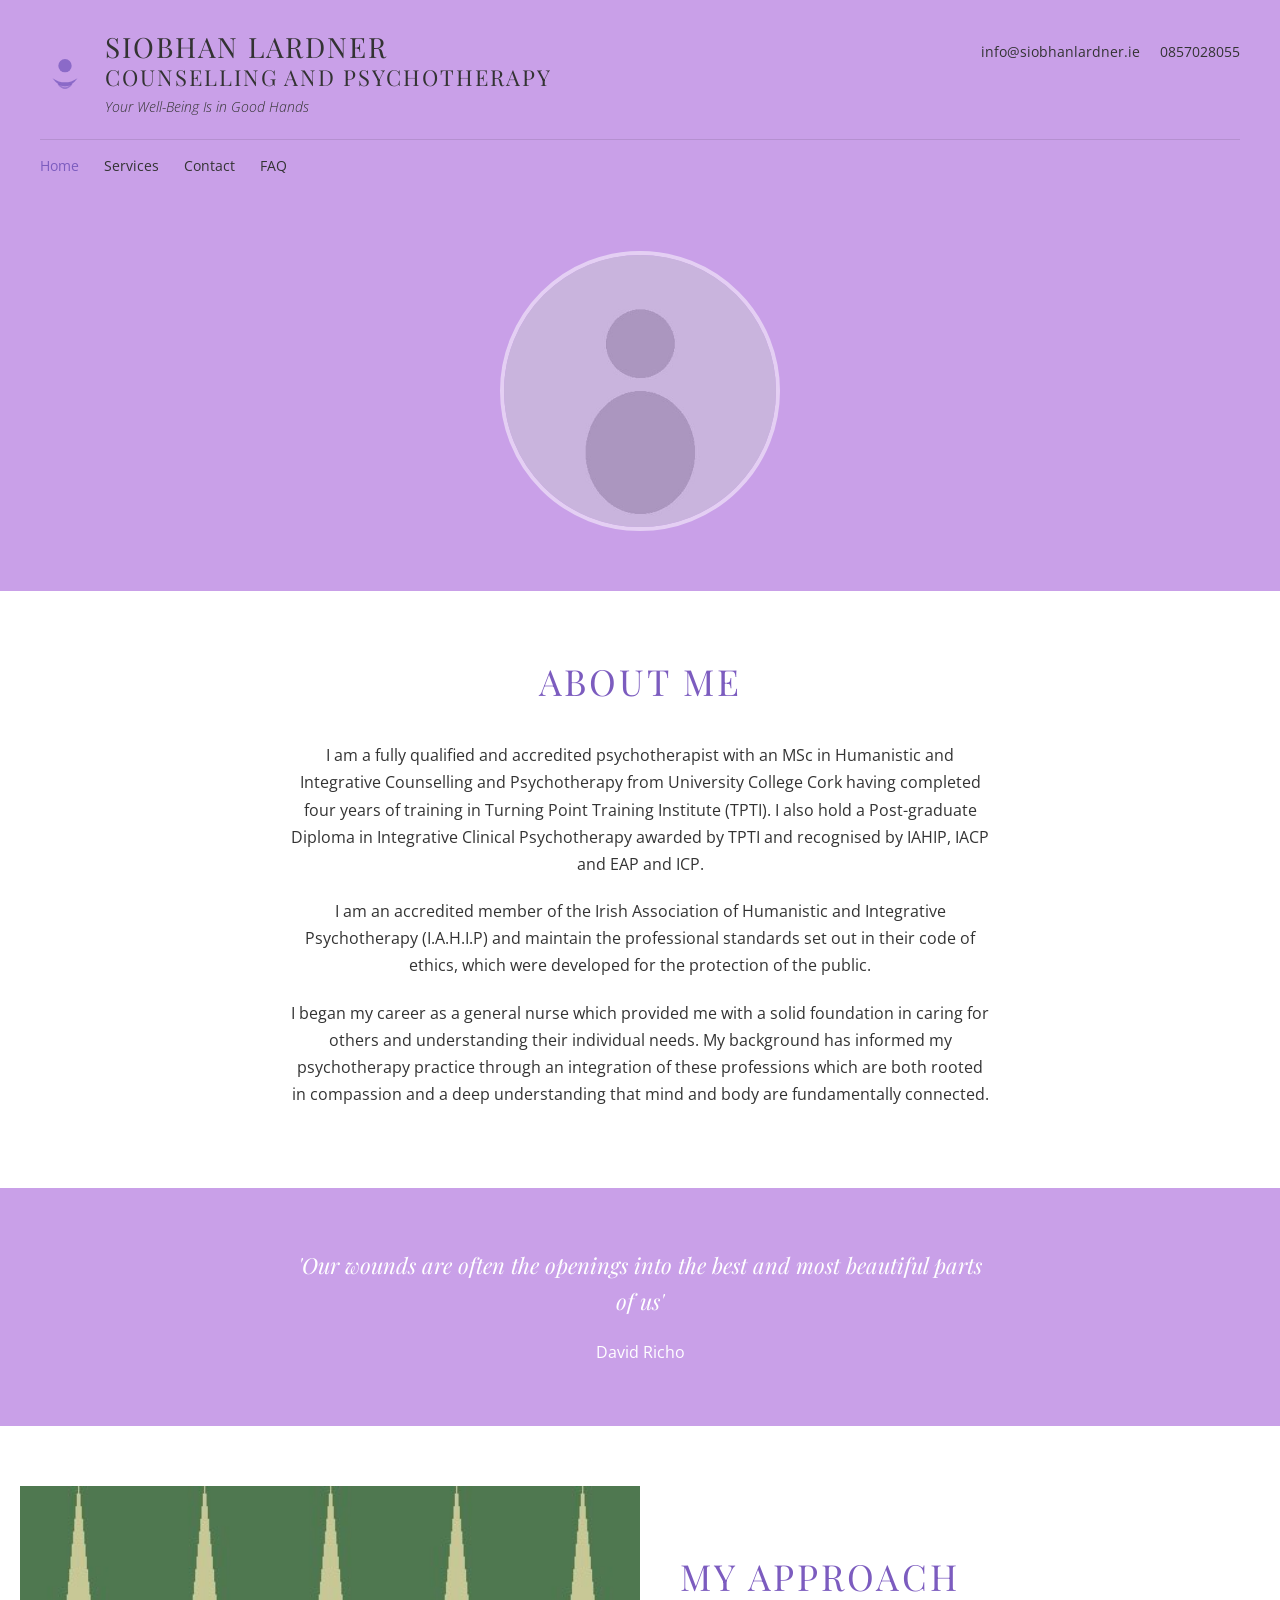
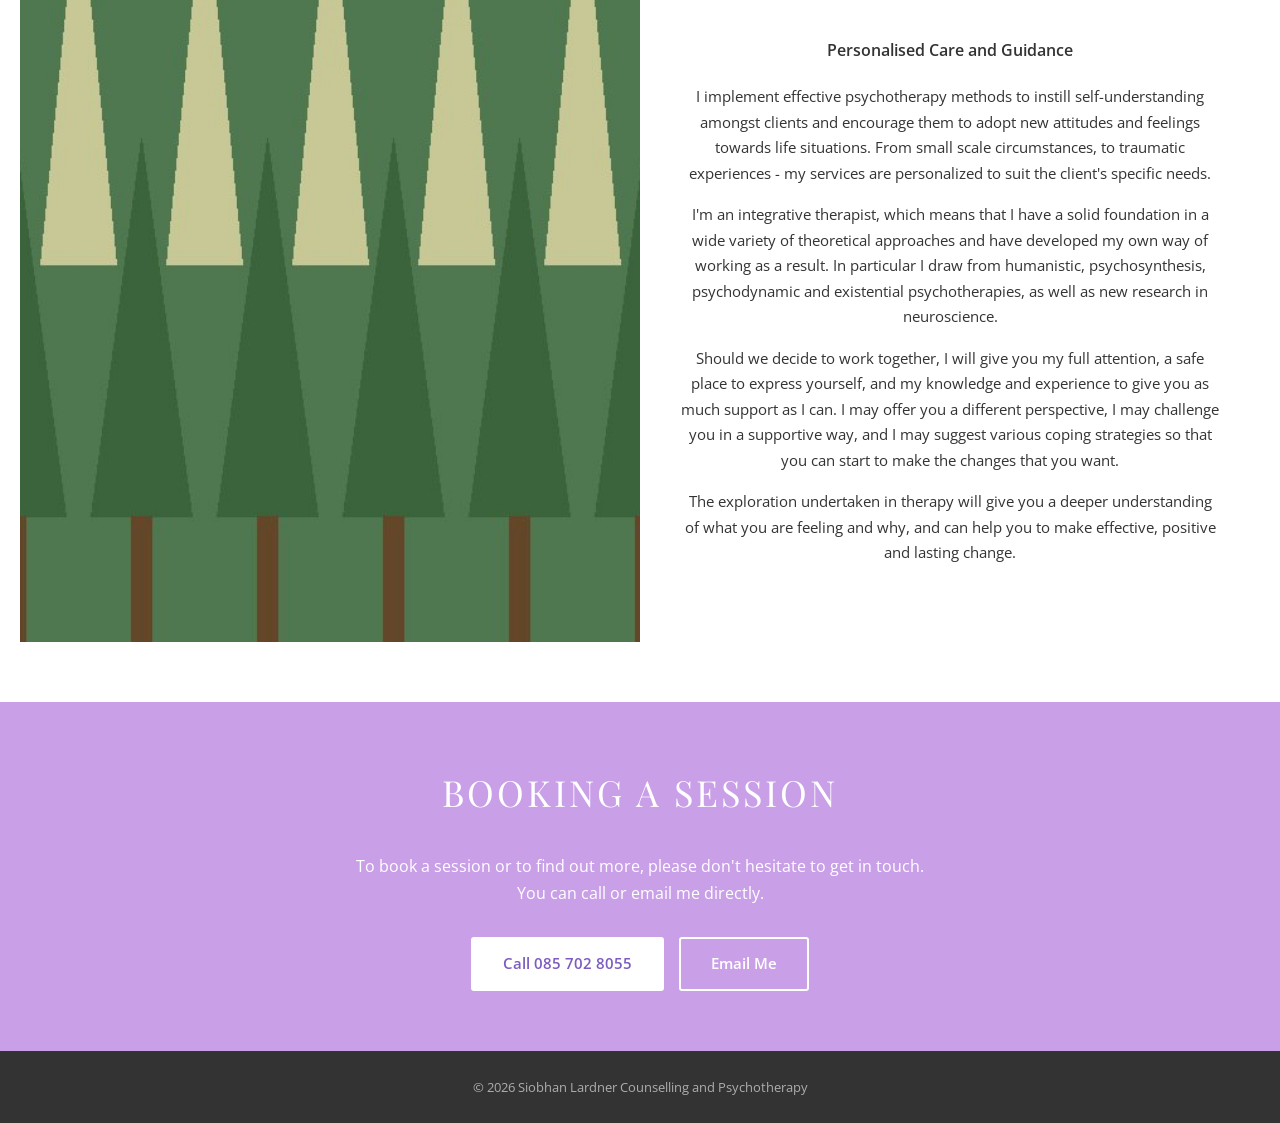
<file: docs/index.html>
<!DOCTYPE html>
<html lang="en">
<head>
    <meta charset="UTF-8">
    <meta name="viewport" content="width=device-width, initial-scale=1.0">
    <title>Siobhan Lardner Counselling and Psychotherapy - Home</title>
    <link rel="stylesheet" href="css/style.css">
    <link rel="preconnect" href="https://fonts.googleapis.com">
    <link rel="preconnect" href="https://fonts.gstatic.com" crossorigin>
    <link href="https://fonts.googleapis.com/css2?family=Playfair+Display:wght@400;700&family=Open+Sans:wght@300;400;600&display=swap" rel="stylesheet">
</head>
<body>
    <header class="site-header">
        <div class="header-top">
            <div class="logo-area">
                <div class="logo-icon">
                    <svg viewBox="0 0 60 60" width="50" height="50">
                        <circle cx="30" cy="20" r="8" fill="#7c5cbf" opacity="0.8"/>
                        <path d="M15 35 Q30 55 45 35 Q30 45 15 35Z" fill="#7c5cbf" opacity="0.8"/>
                        <path d="M22 42 Q30 52 38 42" stroke="#7c5cbf" fill="none" stroke-width="2" opacity="0.6"/>
                    </svg>
                </div>
                <div class="logo-text">
                    <h1>SIOBHAN LARDNER</h1>
                    <h2>COUNSELLING AND PSYCHOTHERAPY</h2>
                    <p class="tagline">Your Well-Being Is in Good Hands</p>
                </div>
            </div>
            <div class="header-contact">
                <a href="mailto:info@siobhanlardner.ie">info@siobhanlardner.ie</a>
                <span>0857028055</span>
            </div>
        </div>
        <nav class="main-nav">
            <ul>
                <li><a href="index.html" class="active">Home</a></li>
                <li><a href="services.html">Services</a></li>
                <li><a href="contact.html">Contact</a></li>
                <li><a href="faq.html">FAQ</a></li>
            </ul>
            <button class="mobile-menu-toggle" aria-label="Toggle menu">
                <span></span>
                <span></span>
                <span></span>
            </button>
        </nav>
    </header>

    <main>
        <section class="hero">
            <div class="hero-image">
                <img src="images/profile.jpg" alt="Siobhan Lardner">
            </div>
        </section>

        <section class="about section-white">
            <div class="container">
                <h2 class="section-title">ABOUT ME</h2>
                <p>I am a fully qualified and accredited psychotherapist with an MSc in Humanistic and Integrative Counselling and Psychotherapy from University College Cork having completed four years of training in Turning Point Training Institute (TPTI). I also hold a Post-graduate Diploma in Integrative Clinical Psychotherapy awarded by TPTI and recognised by IAHIP, IACP and EAP and ICP.</p>
                <p>I am an accredited member of the Irish Association of Humanistic and Integrative Psychotherapy (I.A.H.I.P) and maintain the professional standards set out in their code of ethics, which were developed for the protection of the public.</p>
                <p>I began my career as a general nurse which provided me with a solid foundation in caring for others and understanding their individual needs. My background has informed my psychotherapy practice through an integration of these professions which are both rooted in compassion and a deep understanding that mind and body are fundamentally connected.</p>
            </div>
        </section>

        <section class="quote-banner">
            <div class="container">
                <blockquote>
                    <p>'Our wounds are often the openings into the best and most beautiful parts of us'</p>
                    <cite>David Richo</cite>
                </blockquote>
            </div>
        </section>

        <section class="approach section-white">
            <div class="approach-layout">
                <div class="approach-image">
                    <img src="images/forest.jpg" alt="Peaceful forest with sunlight">
                </div>
                <div class="approach-text">
                    <h2 class="section-title">MY APPROACH</h2>
                    <h3>Personalised Care and Guidance</h3>
                    <p>I implement effective psychotherapy methods to instill self-understanding amongst clients and encourage them to adopt new attitudes and feelings towards life situations. From small scale circumstances, to traumatic experiences - my services are personalized to suit the client's specific needs.</p>
                    <p>I'm an integrative therapist, which means that I have a solid foundation in a wide variety of theoretical approaches and have developed my own way of working as a result. In particular I draw from humanistic, psychosynthesis, psychodynamic and existential psychotherapies, as well as new research in neuroscience.</p>
                    <p>Should we decide to work together, I will give you my full attention, a safe place to express yourself, and my knowledge and experience to give you as much support as I can. I may offer you a different perspective, I may challenge you in a supportive way, and I may suggest various coping strategies so that you can start to make the changes that you want.</p>
                    <p>The exploration undertaken in therapy will give you a deeper understanding of what you are feeling and why, and can help you to make effective, positive and lasting change.</p>
                </div>
            </div>
        </section>

        <section class="booking-banner">
            <div class="container">
                <h2 class="section-title light">BOOKING A SESSION</h2>
                <p>To book a session or to find out more, please don't hesitate to get in touch. You can call or email me directly.</p>
                <div class="booking-actions">
                    <a href="tel:0857028055" class="btn">Call 085 702 8055</a>
                    <a href="mailto:siobhan.lardner@gmail.com" class="btn btn-outline">Email Me</a>
                </div>
            </div>
        </section>
    </main>

    <footer class="site-footer">
        <div class="footer-content">
            <p>&copy; <span id="year"></span> Siobhan Lardner Counselling and Psychotherapy</p>
        </div>
    </footer>

    <script>
        document.getElementById('year').textContent = new Date().getFullYear();
        document.querySelector('.mobile-menu-toggle')?.addEventListener('click', function() {
            document.querySelector('.main-nav ul').classList.toggle('show');
            this.classList.toggle('active');
        });
    </script>
</body>
</html>
</file>
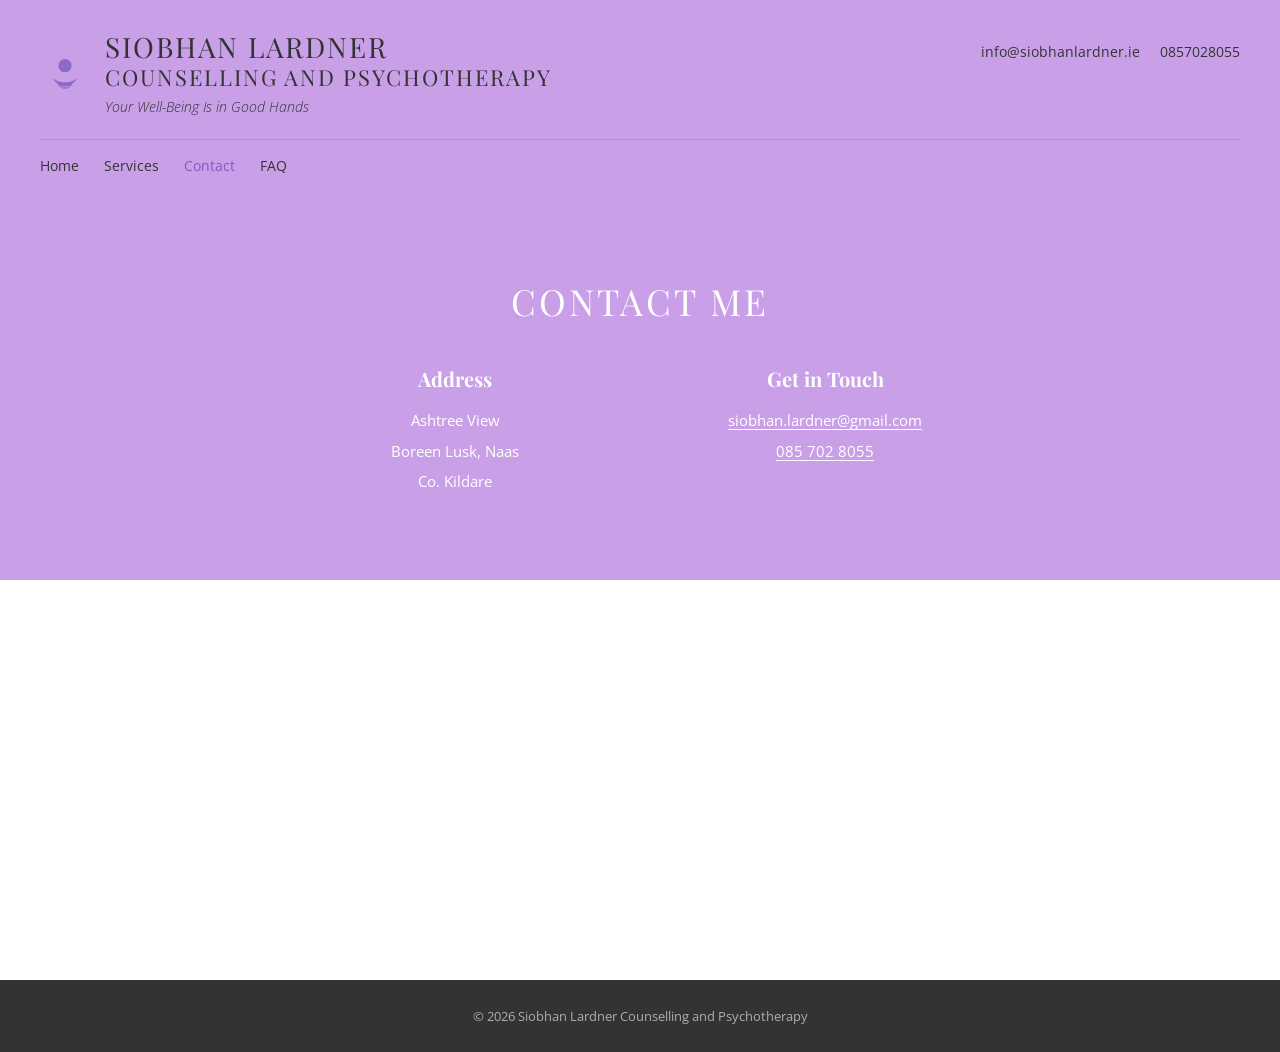
<file: docs/contact.html>
<!DOCTYPE html>
<html lang="en">
<head>
    <meta charset="UTF-8">
    <meta name="viewport" content="width=device-width, initial-scale=1.0">
    <title>Contact - Siobhan Lardner Counselling</title>
    <link rel="stylesheet" href="css/style.css">
    <link rel="preconnect" href="https://fonts.googleapis.com">
    <link rel="preconnect" href="https://fonts.gstatic.com" crossorigin>
    <link href="https://fonts.googleapis.com/css2?family=Playfair+Display:wght@400;700&family=Open+Sans:wght@300;400;600&display=swap" rel="stylesheet">
</head>
<body>
    <header class="site-header">
        <div class="header-top">
            <div class="logo-area">
                <div class="logo-icon">
                    <svg viewBox="0 0 60 60" width="50" height="50">
                        <circle cx="30" cy="20" r="8" fill="#7c5cbf" opacity="0.8"/>
                        <path d="M15 35 Q30 55 45 35 Q30 45 15 35Z" fill="#7c5cbf" opacity="0.8"/>
                        <path d="M22 42 Q30 52 38 42" stroke="#7c5cbf" fill="none" stroke-width="2" opacity="0.6"/>
                    </svg>
                </div>
                <div class="logo-text">
                    <h1>SIOBHAN LARDNER</h1>
                    <h2>COUNSELLING AND PSYCHOTHERAPY</h2>
                    <p class="tagline">Your Well-Being Is in Good Hands</p>
                </div>
            </div>
            <div class="header-contact">
                <a href="mailto:info@siobhanlardner.ie">info@siobhanlardner.ie</a>
                <span>0857028055</span>
            </div>
        </div>
        <nav class="main-nav">
            <ul>
                <li><a href="index.html">Home</a></li>
                <li><a href="services.html">Services</a></li>
                <li><a href="contact.html" class="active">Contact</a></li>
                <li><a href="faq.html">FAQ</a></li>
            </ul>
            <button class="mobile-menu-toggle" aria-label="Toggle menu">
                <span></span>
                <span></span>
                <span></span>
            </button>
        </nav>
    </header>

    <main>
        <section class="contact-section">
            <div class="contact-details">
                <h2 class="section-title light">CONTACT ME</h2>
                <div class="contact-info-grid">
                    <div class="contact-block">
                        <h3>Address</h3>
                        <p>Ashtree View</p>
                        <p>Boreen Lusk, Naas</p>
                        <p>Co. Kildare</p>
                    </div>
                    <div class="contact-block">
                        <h3>Get in Touch</h3>
                        <p><a href="mailto:siobhan.lardner@gmail.com">siobhan.lardner@gmail.com</a></p>
                        <p><a href="tel:0857028055">085 702 8055</a></p>
                    </div>
                </div>
            </div>
        </section>

        <section class="map-section">
            <iframe
                src="https://www.google.com/maps/embed?pb=!1m18!1m12!1m3!1d2392.0!2d-6.6597!3d53.2159!2m3!1f0!2f0!3f0!3m2!1i1024!2i768!4f13.1!3m3!1m2!1s0x0%3A0x0!2sAshtree+View+Boreen+Lusk%2C+Naas%2C+Co.Kildare!5e0!3m2!1sen!2sie!4v1"
                width="100%"
                height="400"
                style="border:0;"
                allowfullscreen=""
                loading="lazy"
                referrerpolicy="no-referrer-when-downgrade"
                title="Location map">
            </iframe>
        </section>
    </main>

    <footer class="site-footer">
        <div class="footer-content">
            <p>&copy; <span id="year"></span> Siobhan Lardner Counselling and Psychotherapy</p>
        </div>
    </footer>

    <script>
        document.getElementById('year').textContent = new Date().getFullYear();
        document.querySelector('.mobile-menu-toggle')?.addEventListener('click', function() {
            document.querySelector('.main-nav ul').classList.toggle('show');
            this.classList.toggle('active');
        });
    </script>
</body>
</html>
</file>
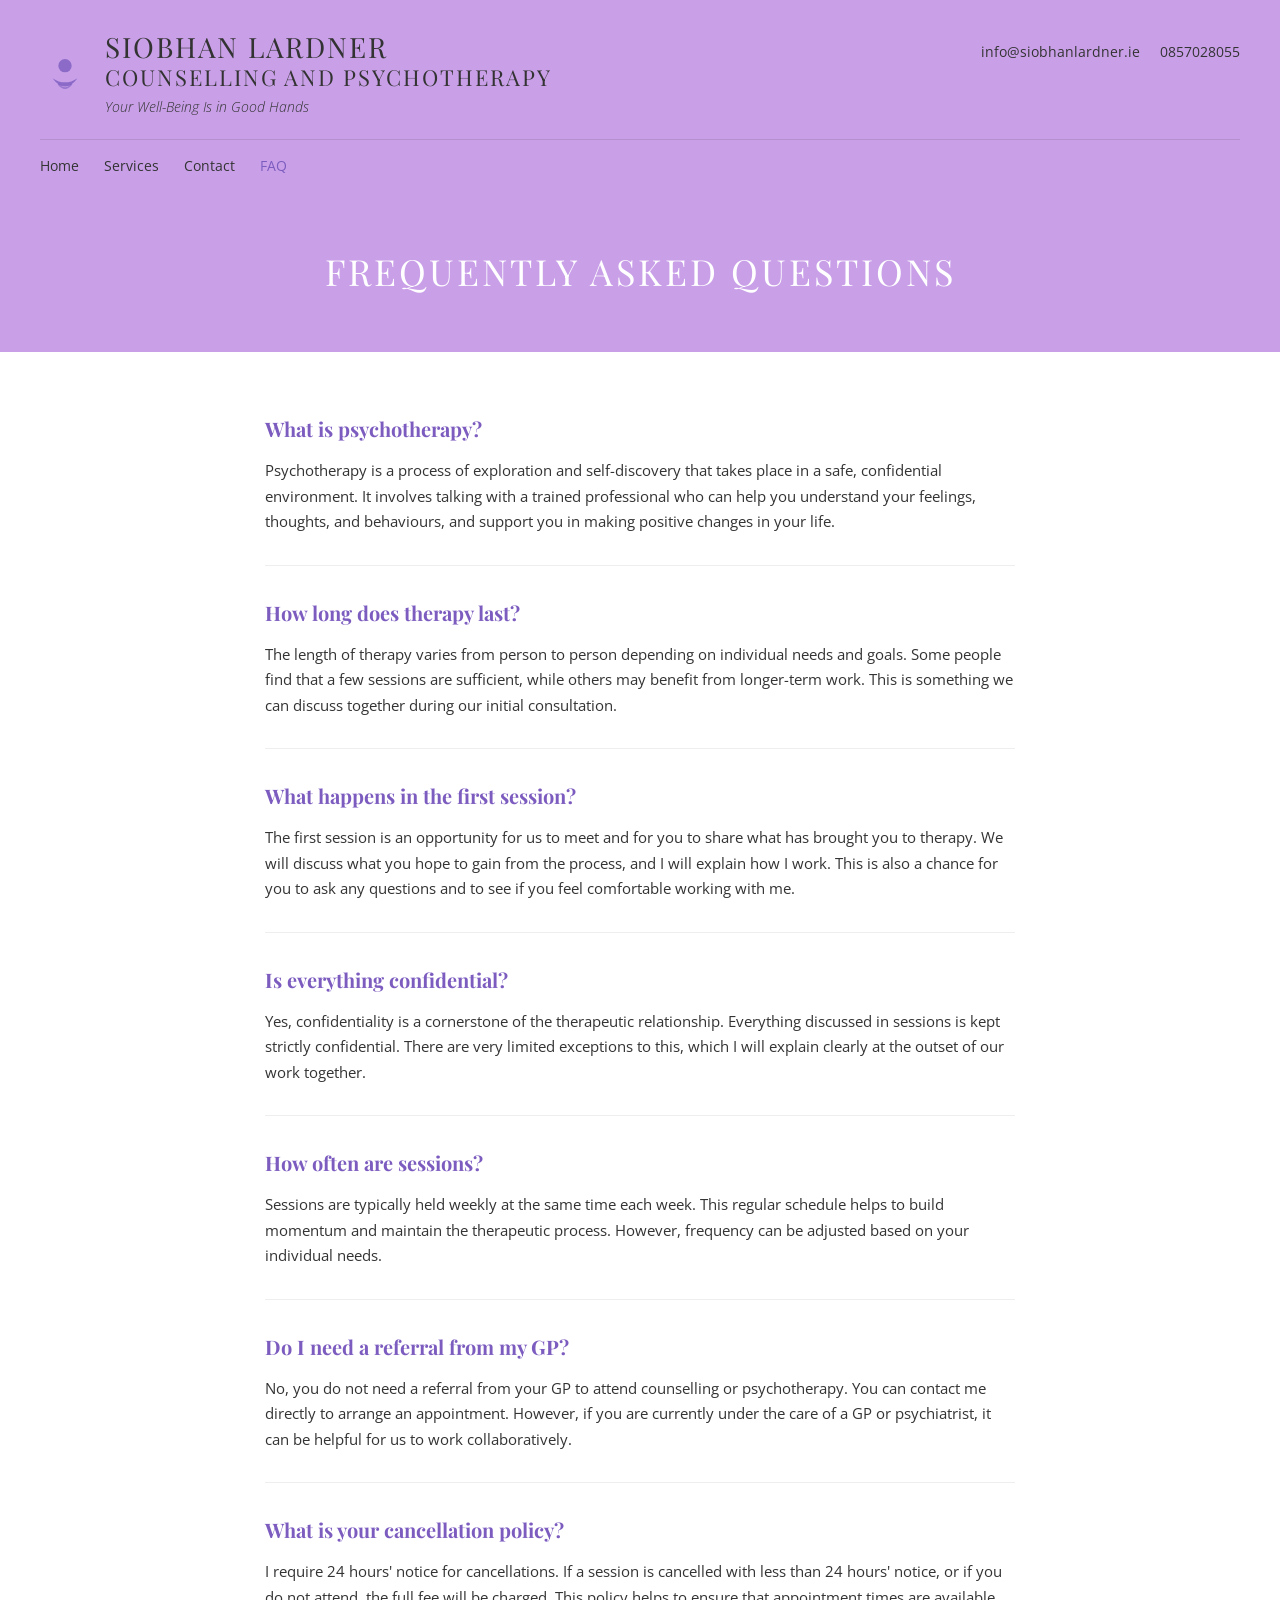
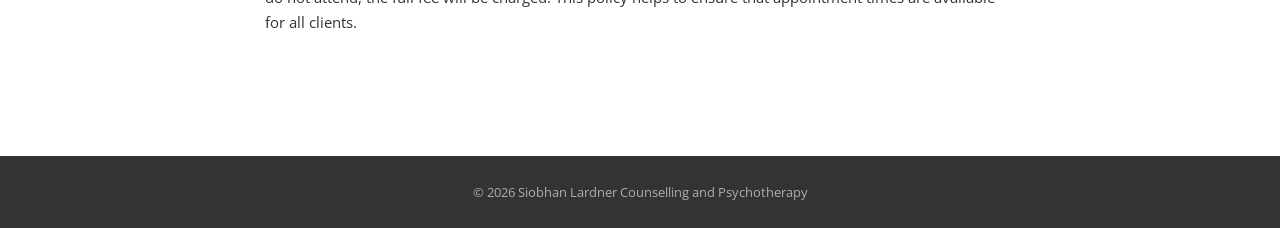
<file: docs/faq.html>
<!DOCTYPE html>
<html lang="en">
<head>
    <meta charset="UTF-8">
    <meta name="viewport" content="width=device-width, initial-scale=1.0">
    <title>FAQ - Siobhan Lardner Counselling</title>
    <link rel="stylesheet" href="css/style.css">
    <link rel="preconnect" href="https://fonts.googleapis.com">
    <link rel="preconnect" href="https://fonts.gstatic.com" crossorigin>
    <link href="https://fonts.googleapis.com/css2?family=Playfair+Display:wght@400;700&family=Open+Sans:wght@300;400;600&display=swap" rel="stylesheet">
</head>
<body>
    <header class="site-header">
        <div class="header-top">
            <div class="logo-area">
                <div class="logo-icon">
                    <svg viewBox="0 0 60 60" width="50" height="50">
                        <circle cx="30" cy="20" r="8" fill="#7c5cbf" opacity="0.8"/>
                        <path d="M15 35 Q30 55 45 35 Q30 45 15 35Z" fill="#7c5cbf" opacity="0.8"/>
                        <path d="M22 42 Q30 52 38 42" stroke="#7c5cbf" fill="none" stroke-width="2" opacity="0.6"/>
                    </svg>
                </div>
                <div class="logo-text">
                    <h1>SIOBHAN LARDNER</h1>
                    <h2>COUNSELLING AND PSYCHOTHERAPY</h2>
                    <p class="tagline">Your Well-Being Is in Good Hands</p>
                </div>
            </div>
            <div class="header-contact">
                <a href="mailto:info@siobhanlardner.ie">info@siobhanlardner.ie</a>
                <span>0857028055</span>
            </div>
        </div>
        <nav class="main-nav">
            <ul>
                <li><a href="index.html">Home</a></li>
                <li><a href="services.html">Services</a></li>
                <li><a href="contact.html">Contact</a></li>
                <li><a href="faq.html" class="active">FAQ</a></li>
            </ul>
            <button class="mobile-menu-toggle" aria-label="Toggle menu">
                <span></span>
                <span></span>
                <span></span>
            </button>
        </nav>
    </header>

    <main>
        <section class="page-hero">
            <h2 class="section-title">FREQUENTLY ASKED QUESTIONS</h2>
        </section>

        <section class="faq-content section-white">
            <div class="container">
                <div class="faq-list">
                    <div class="faq-item">
                        <h3>What is psychotherapy?</h3>
                        <p>Psychotherapy is a process of exploration and self-discovery that takes place in a safe, confidential environment. It involves talking with a trained professional who can help you understand your feelings, thoughts, and behaviours, and support you in making positive changes in your life.</p>
                    </div>

                    <div class="faq-item">
                        <h3>How long does therapy last?</h3>
                        <p>The length of therapy varies from person to person depending on individual needs and goals. Some people find that a few sessions are sufficient, while others may benefit from longer-term work. This is something we can discuss together during our initial consultation.</p>
                    </div>

                    <div class="faq-item">
                        <h3>What happens in the first session?</h3>
                        <p>The first session is an opportunity for us to meet and for you to share what has brought you to therapy. We will discuss what you hope to gain from the process, and I will explain how I work. This is also a chance for you to ask any questions and to see if you feel comfortable working with me.</p>
                    </div>

                    <div class="faq-item">
                        <h3>Is everything confidential?</h3>
                        <p>Yes, confidentiality is a cornerstone of the therapeutic relationship. Everything discussed in sessions is kept strictly confidential. There are very limited exceptions to this, which I will explain clearly at the outset of our work together.</p>
                    </div>

                    <div class="faq-item">
                        <h3>How often are sessions?</h3>
                        <p>Sessions are typically held weekly at the same time each week. This regular schedule helps to build momentum and maintain the therapeutic process. However, frequency can be adjusted based on your individual needs.</p>
                    </div>

                    <div class="faq-item">
                        <h3>Do I need a referral from my GP?</h3>
                        <p>No, you do not need a referral from your GP to attend counselling or psychotherapy. You can contact me directly to arrange an appointment. However, if you are currently under the care of a GP or psychiatrist, it can be helpful for us to work collaboratively.</p>
                    </div>

                    <div class="faq-item">
                        <h3>What is your cancellation policy?</h3>
                        <p>I require 24 hours' notice for cancellations. If a session is cancelled with less than 24 hours' notice, or if you do not attend, the full fee will be charged. This policy helps to ensure that appointment times are available for all clients.</p>
                    </div>
                </div>
            </div>
        </section>
    </main>

    <footer class="site-footer">
        <div class="footer-content">
            <p>&copy; <span id="year"></span> Siobhan Lardner Counselling and Psychotherapy</p>
        </div>
    </footer>

    <script>
        document.getElementById('year').textContent = new Date().getFullYear();
        document.querySelector('.mobile-menu-toggle')?.addEventListener('click', function() {
            document.querySelector('.main-nav ul').classList.toggle('show');
            this.classList.toggle('active');
        });
    </script>
</body>
</html>
</file>
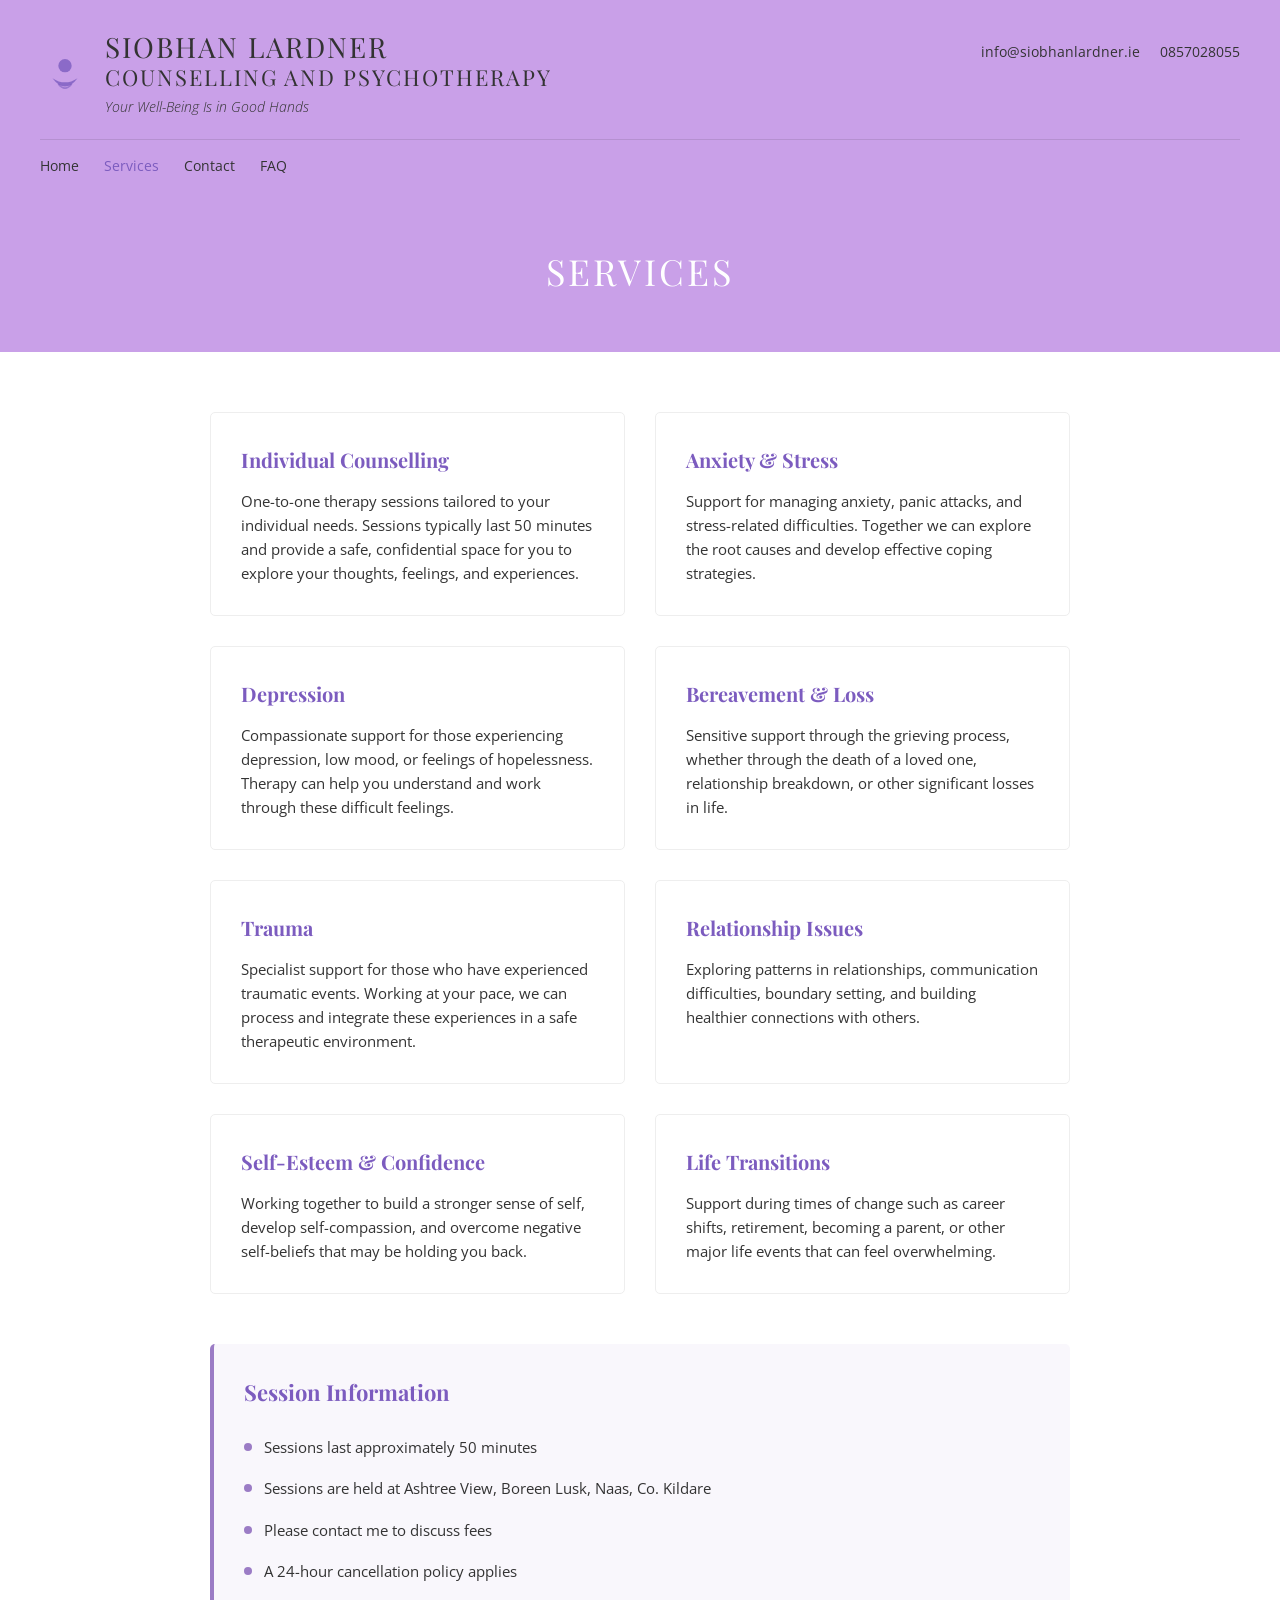
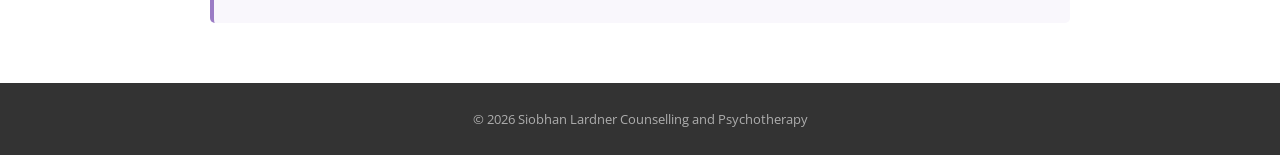
<file: docs/services.html>
<!DOCTYPE html>
<html lang="en">
<head>
    <meta charset="UTF-8">
    <meta name="viewport" content="width=device-width, initial-scale=1.0">
    <title>Services - Siobhan Lardner Counselling</title>
    <link rel="stylesheet" href="css/style.css">
    <link rel="preconnect" href="https://fonts.googleapis.com">
    <link rel="preconnect" href="https://fonts.gstatic.com" crossorigin>
    <link href="https://fonts.googleapis.com/css2?family=Playfair+Display:wght@400;700&family=Open+Sans:wght@300;400;600&display=swap" rel="stylesheet">
</head>
<body>
    <header class="site-header">
        <div class="header-top">
            <div class="logo-area">
                <div class="logo-icon">
                    <svg viewBox="0 0 60 60" width="50" height="50">
                        <circle cx="30" cy="20" r="8" fill="#7c5cbf" opacity="0.8"/>
                        <path d="M15 35 Q30 55 45 35 Q30 45 15 35Z" fill="#7c5cbf" opacity="0.8"/>
                        <path d="M22 42 Q30 52 38 42" stroke="#7c5cbf" fill="none" stroke-width="2" opacity="0.6"/>
                    </svg>
                </div>
                <div class="logo-text">
                    <h1>SIOBHAN LARDNER</h1>
                    <h2>COUNSELLING AND PSYCHOTHERAPY</h2>
                    <p class="tagline">Your Well-Being Is in Good Hands</p>
                </div>
            </div>
            <div class="header-contact">
                <a href="mailto:info@siobhanlardner.ie">info@siobhanlardner.ie</a>
                <span>0857028055</span>
            </div>
        </div>
        <nav class="main-nav">
            <ul>
                <li><a href="index.html">Home</a></li>
                <li><a href="services.html" class="active">Services</a></li>
                <li><a href="contact.html">Contact</a></li>
                <li><a href="faq.html">FAQ</a></li>
            </ul>
            <button class="mobile-menu-toggle" aria-label="Toggle menu">
                <span></span>
                <span></span>
                <span></span>
            </button>
        </nav>
    </header>

    <main>
        <section class="page-hero">
            <h2 class="section-title">SERVICES</h2>
        </section>

        <section class="services-content section-white">
            <div class="container">
                <div class="services-grid">
                    <div class="service-card">
                        <h3>Individual Counselling</h3>
                        <p>One-to-one therapy sessions tailored to your individual needs. Sessions typically last 50 minutes and provide a safe, confidential space for you to explore your thoughts, feelings, and experiences.</p>
                    </div>

                    <div class="service-card">
                        <h3>Anxiety &amp; Stress</h3>
                        <p>Support for managing anxiety, panic attacks, and stress-related difficulties. Together we can explore the root causes and develop effective coping strategies.</p>
                    </div>

                    <div class="service-card">
                        <h3>Depression</h3>
                        <p>Compassionate support for those experiencing depression, low mood, or feelings of hopelessness. Therapy can help you understand and work through these difficult feelings.</p>
                    </div>

                    <div class="service-card">
                        <h3>Bereavement &amp; Loss</h3>
                        <p>Sensitive support through the grieving process, whether through the death of a loved one, relationship breakdown, or other significant losses in life.</p>
                    </div>

                    <div class="service-card">
                        <h3>Trauma</h3>
                        <p>Specialist support for those who have experienced traumatic events. Working at your pace, we can process and integrate these experiences in a safe therapeutic environment.</p>
                    </div>

                    <div class="service-card">
                        <h3>Relationship Issues</h3>
                        <p>Exploring patterns in relationships, communication difficulties, boundary setting, and building healthier connections with others.</p>
                    </div>

                    <div class="service-card">
                        <h3>Self-Esteem &amp; Confidence</h3>
                        <p>Working together to build a stronger sense of self, develop self-compassion, and overcome negative self-beliefs that may be holding you back.</p>
                    </div>

                    <div class="service-card">
                        <h3>Life Transitions</h3>
                        <p>Support during times of change such as career shifts, retirement, becoming a parent, or other major life events that can feel overwhelming.</p>
                    </div>
                </div>

                <div class="fees-section">
                    <h3>Session Information</h3>
                    <ul>
                        <li>Sessions last approximately 50 minutes</li>
                        <li>Sessions are held at Ashtree View, Boreen Lusk, Naas, Co. Kildare</li>
                        <li>Please contact me to discuss fees</li>
                        <li>A 24-hour cancellation policy applies</li>
                    </ul>
                </div>
            </div>
        </section>
    </main>

    <footer class="site-footer">
        <div class="footer-content">
            <p>&copy; <span id="year"></span> Siobhan Lardner Counselling and Psychotherapy</p>
        </div>
    </footer>

    <script>
        document.getElementById('year').textContent = new Date().getFullYear();
        document.querySelector('.mobile-menu-toggle')?.addEventListener('click', function() {
            document.querySelector('.main-nav ul').classList.toggle('show');
            this.classList.toggle('active');
        });
    </script>
</body>
</html>
</file>
<file: docs/css/style.css>
/* ===== Reset & Base ===== */
*, *::before, *::after {
    margin: 0;
    padding: 0;
    box-sizing: border-box;
}

:root {
    --purple: #9b7cc5;
    --purple-dark: #7c5cbf;
    --purple-light: #c9a8e8;
    --purple-bg: #c9a0e8;
    --text-dark: #333;
    --text-light: #fff;
    --bg-white: #fff;
    --font-heading: 'Playfair Display', Georgia, serif;
    --font-body: 'Open Sans', Helvetica, Arial, sans-serif;
}

html {
    scroll-behavior: smooth;
}

body {
    font-family: var(--font-body);
    color: var(--text-dark);
    line-height: 1.7;
    font-size: 16px;
    background: var(--bg-white);
}

a {
    color: var(--purple-dark);
    text-decoration: none;
}

a:hover {
    text-decoration: underline;
}

img {
    max-width: 100%;
    height: auto;
    display: block;
}

.container {
    max-width: 900px;
    margin: 0 auto;
    padding: 0 20px;
}

/* ===== Header ===== */
.site-header {
    background: var(--purple-bg);
    padding: 30px 40px 0;
}

.header-top {
    display: flex;
    justify-content: space-between;
    align-items: flex-start;
    margin-bottom: 20px;
}

.logo-area {
    display: flex;
    align-items: center;
    gap: 15px;
}

.logo-icon svg {
    display: block;
}

.logo-text h1 {
    font-family: var(--font-heading);
    font-size: 28px;
    font-weight: 400;
    color: var(--text-dark);
    letter-spacing: 2px;
    line-height: 1.2;
}

.logo-text h2 {
    font-family: var(--font-heading);
    font-size: 22px;
    font-weight: 400;
    color: var(--text-dark);
    letter-spacing: 2px;
    line-height: 1.2;
}

.logo-text .tagline {
    font-size: 14px;
    font-style: italic;
    color: var(--text-dark);
    margin-top: 5px;
    font-weight: 300;
}

.header-contact {
    text-align: right;
    font-size: 14px;
    color: var(--text-dark);
    display: flex;
    gap: 20px;
    align-items: center;
    padding-top: 10px;
}

.header-contact a {
    color: var(--text-dark);
}

.main-nav {
    border-top: 1px solid rgba(0, 0, 0, 0.1);
    padding: 12px 0;
}

.main-nav ul {
    list-style: none;
    display: flex;
    gap: 25px;
}

.main-nav a {
    color: var(--text-dark);
    font-size: 14px;
    font-weight: 400;
    text-transform: capitalize;
    padding: 5px 0;
    transition: color 0.3s;
}

.main-nav a:hover,
.main-nav a.active {
    color: var(--purple-dark);
    text-decoration: none;
}

.mobile-menu-toggle {
    display: none;
    background: none;
    border: none;
    cursor: pointer;
    padding: 5px;
    flex-direction: column;
    gap: 5px;
}

.mobile-menu-toggle span {
    display: block;
    width: 25px;
    height: 2px;
    background: var(--text-dark);
    transition: 0.3s;
}

/* ===== Hero ===== */
.hero {
    background: var(--purple-bg);
    padding: 60px 20px;
    text-align: center;
}

.hero-image {
    width: 280px;
    height: 280px;
    border-radius: 50%;
    overflow: hidden;
    margin: 0 auto;
    border: 4px solid rgba(255, 255, 255, 0.5);
}

.hero-image img {
    width: 100%;
    height: 100%;
    object-fit: cover;
}

/* ===== Section Titles ===== */
.section-title {
    font-family: var(--font-heading);
    font-size: 36px;
    font-weight: 400;
    color: var(--purple-dark);
    text-align: center;
    margin-bottom: 30px;
    letter-spacing: 3px;
}

.section-title.light {
    color: var(--text-light);
}

/* ===== About ===== */
.section-white {
    padding: 60px 20px;
    background: var(--bg-white);
}

.about .container {
    text-align: center;
}

.about p {
    margin-bottom: 20px;
    max-width: 700px;
    margin-left: auto;
    margin-right: auto;
}

/* ===== Quote Banner ===== */
.quote-banner {
    background: var(--purple-bg);
    padding: 60px 20px;
    text-align: center;
}

.quote-banner blockquote p {
    font-family: var(--font-heading);
    font-size: 22px;
    color: var(--text-light);
    font-style: italic;
    line-height: 1.6;
    max-width: 700px;
    margin: 0 auto 20px;
}

.quote-banner cite {
    color: var(--text-light);
    font-size: 16px;
    font-style: normal;
    display: block;
}

/* ===== Approach ===== */
.approach-layout {
    display: grid;
    grid-template-columns: 1fr 1fr;
    min-height: 500px;
}

.approach-image {
    overflow: hidden;
}

.approach-image img {
    width: 100%;
    height: 100%;
    object-fit: cover;
}

.approach-text {
    padding: 60px 40px;
}

.approach-text .section-title {
    text-align: left;
}

.approach-text h3 {
    font-family: var(--font-body);
    font-size: 16px;
    font-weight: 600;
    margin-bottom: 20px;
    text-align: center;
}

.approach-text p {
    margin-bottom: 16px;
    font-size: 15px;
    text-align: center;
}

/* ===== Booking Banner ===== */
.booking-banner {
    background: var(--purple-bg);
    padding: 60px 20px;
    text-align: center;
}

.booking-banner p {
    color: var(--text-light);
    max-width: 600px;
    margin: 0 auto 30px;
    font-size: 16px;
}

.booking-actions {
    display: flex;
    gap: 15px;
    justify-content: center;
    flex-wrap: wrap;
}

/* ===== Buttons ===== */
.btn {
    display: inline-block;
    padding: 12px 30px;
    font-size: 15px;
    font-weight: 600;
    text-decoration: none;
    border-radius: 3px;
    transition: all 0.3s;
    cursor: pointer;
    background: var(--bg-white);
    color: var(--purple-dark);
    border: 2px solid var(--bg-white);
}

.btn:hover {
    background: transparent;
    color: var(--text-light);
    border-color: var(--text-light);
    text-decoration: none;
}

.btn-outline {
    background: transparent;
    color: var(--text-light);
    border-color: var(--text-light);
}

.btn-outline:hover {
    background: var(--bg-white);
    color: var(--purple-dark);
    border-color: var(--bg-white);
}

/* ===== Contact Section ===== */
.contact-section {
    background: var(--purple-bg);
    padding: 80px 40px;
}

.contact-details {
    max-width: 700px;
    margin: 0 auto;
    text-align: center;
}

.contact-info-grid {
    display: grid;
    grid-template-columns: 1fr 1fr;
    gap: 40px;
    margin-top: 20px;
}

.contact-block {
    color: var(--text-light);
}

.contact-block h3 {
    font-family: var(--font-heading);
    font-size: 20px;
    margin-bottom: 12px;
    color: var(--text-light);
}

.contact-block p {
    margin-bottom: 5px;
    font-size: 15px;
}

.contact-block a {
    color: var(--text-light);
    text-decoration: underline;
    text-underline-offset: 3px;
}

.contact-block a:hover {
    opacity: 0.85;
}

/* ===== Map ===== */
.map-section {
    line-height: 0;
}

.map-section iframe {
    display: block;
}

/* ===== Page Hero ===== */
.page-hero {
    background: var(--purple-bg);
    padding: 50px 20px;
    text-align: center;
}

.page-hero .section-title {
    color: var(--text-light);
    margin-bottom: 0;
}

/* ===== Services ===== */
.services-grid {
    display: grid;
    grid-template-columns: repeat(2, 1fr);
    gap: 30px;
    margin-bottom: 50px;
}

.service-card {
    padding: 30px;
    border: 1px solid #eee;
    border-radius: 5px;
    transition: box-shadow 0.3s;
}

.service-card:hover {
    box-shadow: 0 4px 15px rgba(0, 0, 0, 0.08);
}

.service-card h3 {
    font-family: var(--font-heading);
    font-size: 20px;
    color: var(--purple-dark);
    margin-bottom: 12px;
}

.service-card p {
    font-size: 15px;
    line-height: 1.6;
}

.fees-section {
    background: #f9f7fc;
    padding: 30px;
    border-radius: 5px;
    border-left: 4px solid var(--purple);
}

.fees-section h3 {
    font-family: var(--font-heading);
    font-size: 22px;
    color: var(--purple-dark);
    margin-bottom: 15px;
}

.fees-section ul {
    list-style: none;
    padding: 0;
}

.fees-section li {
    padding: 8px 0;
    padding-left: 20px;
    position: relative;
    font-size: 15px;
}

.fees-section li::before {
    content: '';
    position: absolute;
    left: 0;
    top: 16px;
    width: 8px;
    height: 8px;
    border-radius: 50%;
    background: var(--purple);
}

/* ===== FAQ ===== */
.faq-list {
    max-width: 750px;
    margin: 0 auto;
}

.faq-item {
    margin-bottom: 30px;
    padding-bottom: 30px;
    border-bottom: 1px solid #eee;
}

.faq-item:last-child {
    border-bottom: none;
}

.faq-item h3 {
    font-family: var(--font-heading);
    font-size: 20px;
    color: var(--purple-dark);
    margin-bottom: 12px;
}

.faq-item p {
    font-size: 15px;
    line-height: 1.7;
}

/* ===== Footer ===== */
.site-footer {
    background: var(--text-dark);
    padding: 25px 20px;
    text-align: center;
}

.site-footer p {
    color: rgba(255, 255, 255, 0.6);
    font-size: 13px;
}

/* ===== Responsive ===== */
@media (max-width: 768px) {
    .header-top {
        flex-direction: column;
        align-items: flex-start;
    }

    .header-contact {
        margin-top: 15px;
        flex-direction: column;
        gap: 5px;
        text-align: left;
    }

    .mobile-menu-toggle {
        display: flex;
        position: absolute;
        right: 20px;
        top: 20px;
    }

    .main-nav {
        position: relative;
    }

    .main-nav ul {
        display: none;
        flex-direction: column;
        gap: 10px;
        padding: 10px 0;
    }

    .main-nav ul.show {
        display: flex;
    }

    .logo-text h1 {
        font-size: 22px;
    }

    .logo-text h2 {
        font-size: 16px;
    }

    .approach-layout {
        grid-template-columns: 1fr;
    }

    .approach-image {
        max-height: 300px;
    }

    .contact-info-grid {
        grid-template-columns: 1fr;
        text-align: center;
    }

    .services-grid {
        grid-template-columns: 1fr;
    }

    .section-title {
        font-size: 28px;
    }

    .hero-image {
        width: 220px;
        height: 220px;
    }
}
</file>
